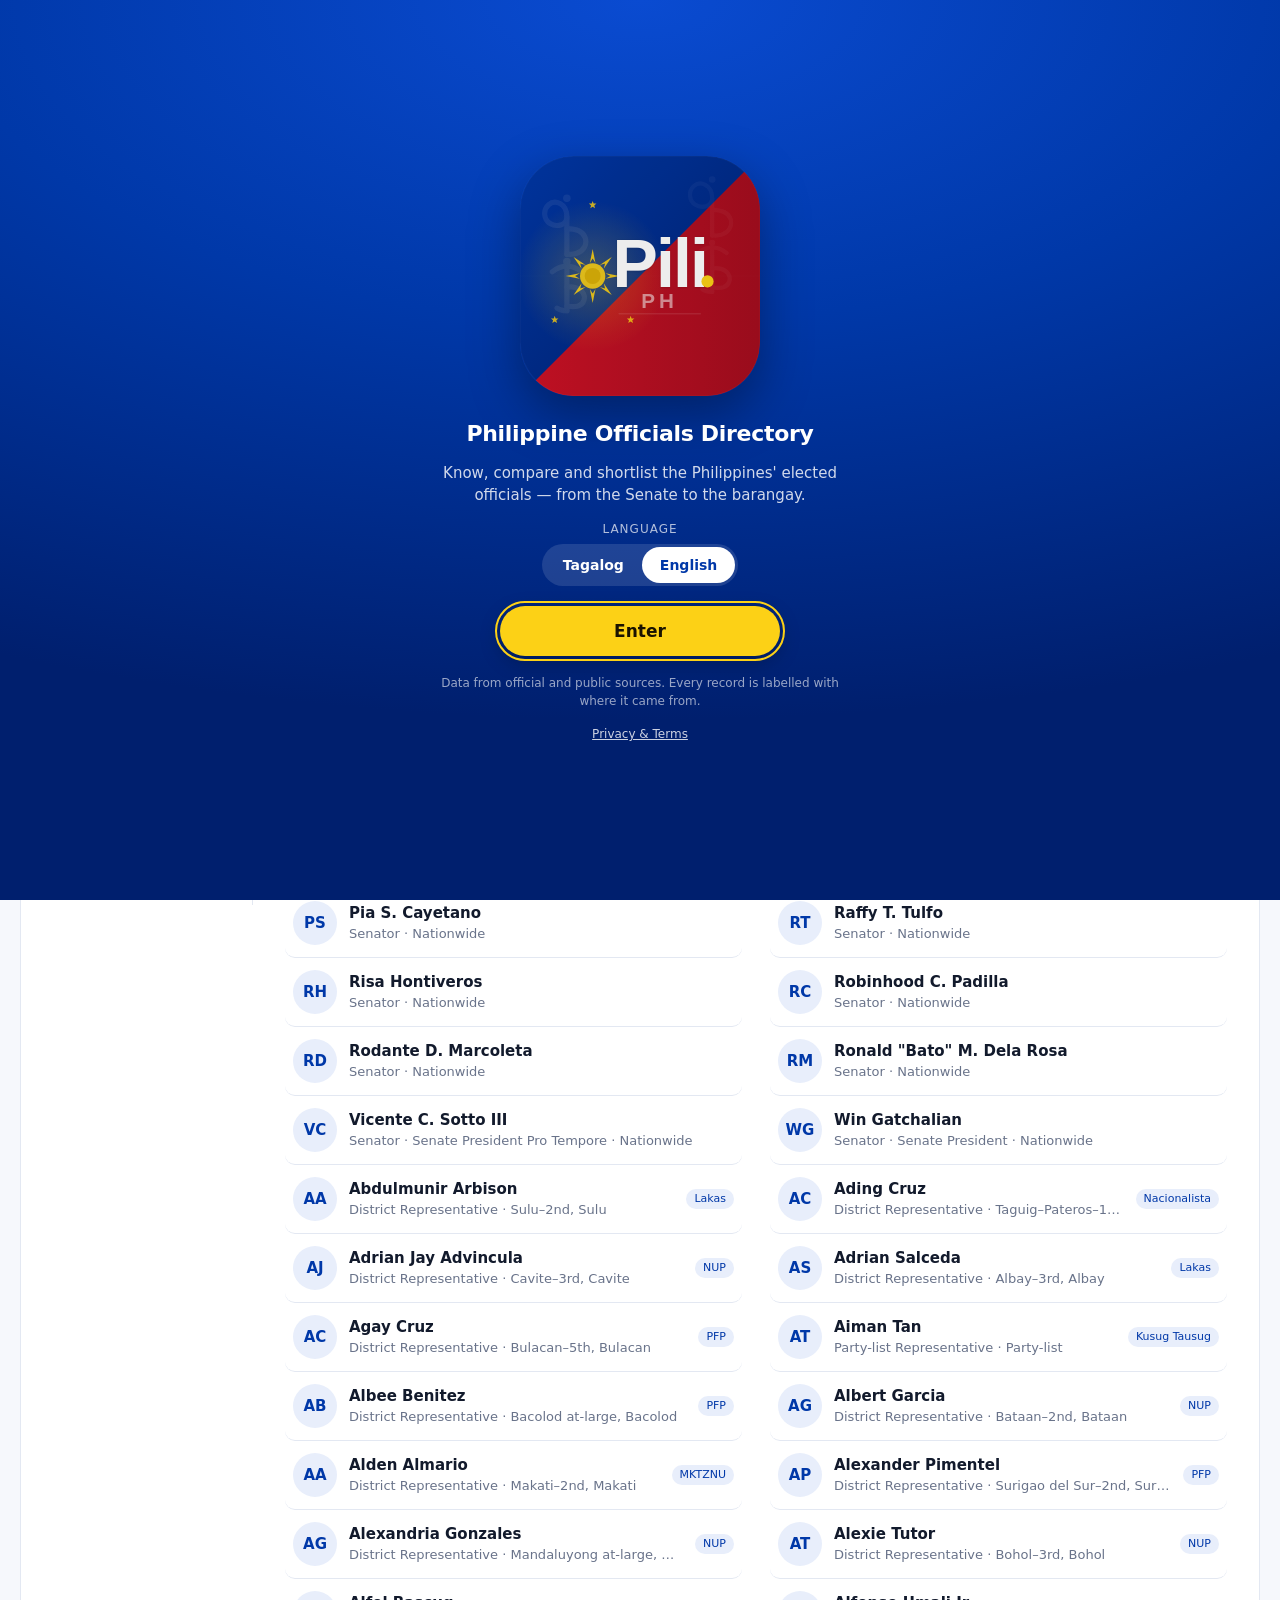
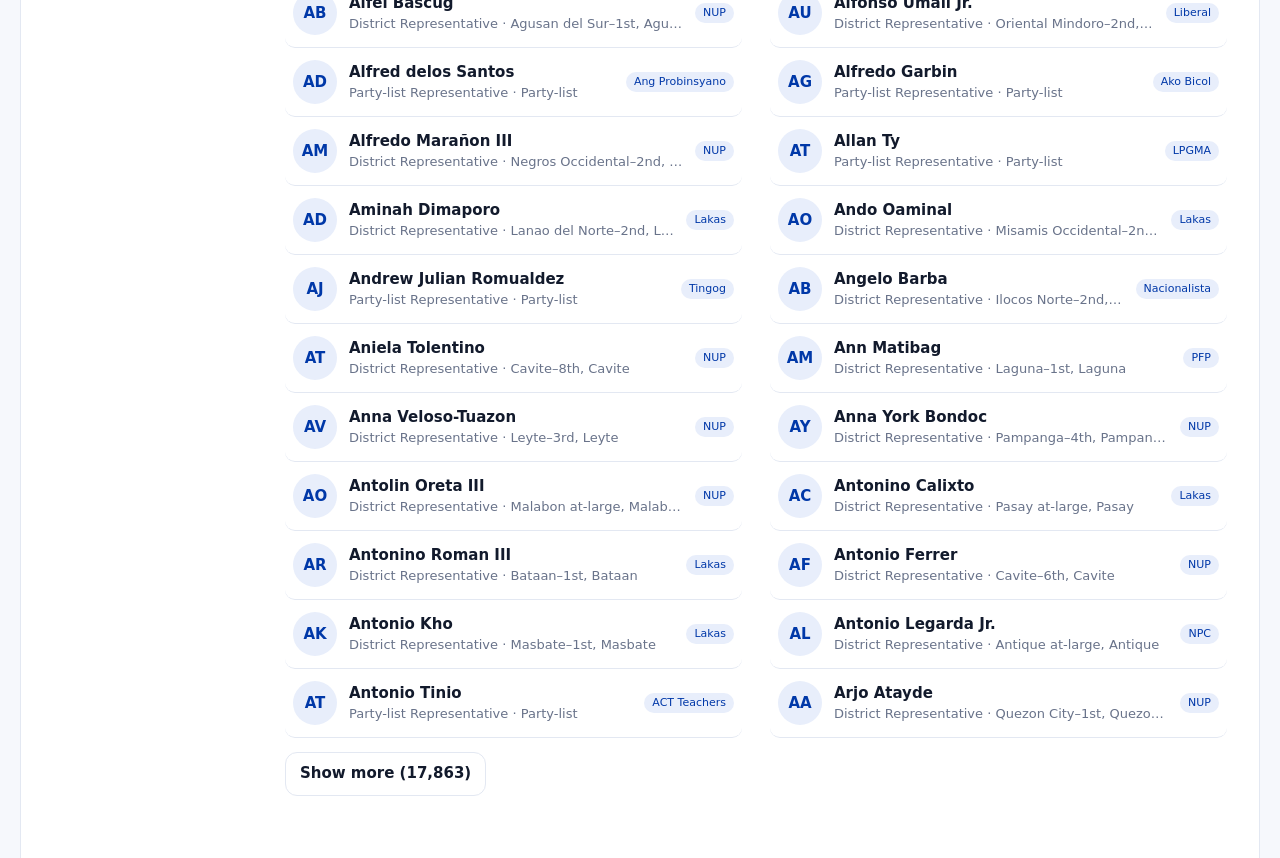
<file: app/index.html>
<!doctype html>
<html lang="fil">
<head>
  <meta charset="utf-8">
  <meta name="viewport" content="width=device-width, initial-scale=1, viewport-fit=cover">
  <title>Pili.PH — Philippine Officials Directory</title>
  <meta name="description" content="Kilalanin, ihambing, at piliin ang mga opisyal ng Pilipinas — Senado, Kamara, LGU, at Barangay. Know, compare and shortlist Philippine officials.">
  <meta name="theme-color" content="#0038a8">
  <link rel="manifest" href="manifest.webmanifest">
  <link rel="icon" href="icon.svg" type="image/svg+xml">
  <link rel="apple-touch-icon" href="icon.svg">
  <link rel="stylesheet" href="styles.css">
</head>
<body>
  <!-- Cover page: shown when the app is opened (deep links skip it). -->
  <section id="cover" class="cover" hidden aria-labelledby="cover-title">
    <div class="cover-inner">
      <img class="cover-logo" src="logo.svg" alt="Pili.PH" width="220" height="220">
      <h1 id="cover-title" class="cover-title" data-i18n="tagline">Direktoryo ng mga Opisyal ng Pilipinas</h1>
      <p class="cover-lead" data-i18n="cover_lead"></p>
      <div class="cover-lang" role="group" aria-labelledby="cover-lang-label">
        <span id="cover-lang-label" data-i18n="cover_lang">Wika</span>
        <div class="seg">
          <button type="button" data-lang="tl">Tagalog</button>
          <button type="button" data-lang="en">English</button>
        </div>
      </div>
      <button type="button" id="enter" class="btn primary cover-enter" data-i18n="cover_enter">Pumasok</button>
      <p class="cover-note" data-i18n="cover_note"></p>
      <p class="cover-links"><a href="#/privacy" id="cover-privacy" data-i18n="privacy_title">Privacy at Mga Tuntunin</a></p>
    </div>
  </section>

  <div id="app" class="shell">
    <header class="topbar" id="topbar">
      <button class="back" id="back" data-i18n-aria="back" aria-label="Bumalik" hidden><svg class="ic" width="22" height="22" viewBox="0 0 24 24" fill="none" stroke="currentColor" stroke-width="1.75" stroke-linecap="round" stroke-linejoin="round" aria-hidden="true"><path d="M19 12H5M11 18l-6-6 6-6"/></svg></button>
      <a class="brand" href="#/" data-i18n-aria="go_home" aria-label="Pili.PH — Home"><img class="brand-logo" src="icon.svg" alt="" width="28" height="28"><span class="brand-word">Pili</span><span class="brand-dot">.</span><span class="brand-ph">PH</span></a>
      <span class="topbar-sub" id="topbar-sub"></span>
      <button type="button" id="lang" class="lang-toggle" data-i18n-aria="lang_toggle" aria-label="Change language"></button>
    </header>

    <main id="view" tabindex="-1" aria-live="polite"></main>

    <nav class="tabbar" data-i18n-aria="nav_label" aria-label="Pangunahing navigation">
      <a href="#/" data-tab="home"><span class="ti"><svg class="ic" width="22" height="22" viewBox="0 0 24 24" fill="none" stroke="currentColor" stroke-width="1.75" stroke-linecap="round" stroke-linejoin="round" aria-hidden="true"><path d="M3 21h18M5 21V10M9.5 21V10M14.5 21V10M19 21V10M2 10l10-6 10 6z"/></svg></span><span data-i18n="tab_home">Opisyal</span></a>
      <a href="#/hanap" data-tab="hanap"><span class="ti"><svg class="ic" width="22" height="22" viewBox="0 0 24 24" fill="none" stroke="currentColor" stroke-width="1.75" stroke-linecap="round" stroke-linejoin="round" aria-hidden="true"><path d="M20 10c0 5-8 12-8 12S4 15 4 10a8 8 0 0 1 16 0z"/><circle cx="12" cy="10" r="3"/></svg></span><span data-i18n="tab_hanap">Lugar</span></a>
      <a href="#/ihambing" data-tab="ihambing"><span class="ti"><svg class="ic" width="22" height="22" viewBox="0 0 24 24" fill="none" stroke="currentColor" stroke-width="1.75" stroke-linecap="round" stroke-linejoin="round" aria-hidden="true"><path d="M12 3v18M7 21h10M5 7h14M12 5l-7 2M12 5l7 2"/><path d="M2 15l3-8 3 8a3 3 0 0 1-6 0zM16 15l3-8 3 8a3 3 0 0 1-6 0z"/></svg></span><span data-i18n="tab_ihambing">Ihambing</span></a>
      <a href="#/pili" data-tab="pili"><span class="ti"><svg class="ic" width="22" height="22" viewBox="0 0 24 24" fill="none" stroke="currentColor" stroke-width="1.75" stroke-linecap="round" stroke-linejoin="round" aria-hidden="true"><rect x="3" y="11" width="18" height="10" rx="2"/><path d="M7 11V4a1 1 0 0 1 1-1h8a1 1 0 0 1 1 1v7"/><path d="M9.5 7l2 2 3.5-3.5"/></svg></span><span data-i18n="tab_pili">Pili Ko</span></a>
      <a href="#/ako" data-tab="ako"><span class="ti"><svg class="ic" width="22" height="22" viewBox="0 0 24 24" fill="none" stroke="currentColor" stroke-width="1.75" stroke-linecap="round" stroke-linejoin="round" aria-hidden="true"><path d="M3 3v18h18"/><path d="M8 17v-5M13 17V8M18 17v-9"/></svg></span><span data-i18n="tab_ako">Datos</span></a>
    </nav>
  </div>

  <dialog id="picker" class="picker">
    <form method="dialog" class="picker-head">
      <strong id="picker-title" data-i18n="picker_title">Pumili ng opisyal</strong>
      <button value="cancel" data-i18n-aria="close" aria-label="Isara"><svg class="ic" width="20" height="20" viewBox="0 0 24 24" fill="none" stroke="currentColor" stroke-width="1.75" stroke-linecap="round" stroke-linejoin="round" aria-hidden="true"><path d="M6 6l12 12M18 6L6 18"/></svg></button>
    </form>
    <input id="picker-q" type="search" data-i18n-placeholder="picker_ph" placeholder="Hanapin ang pangalan…" autocomplete="off">
    <ul id="picker-list" class="list"></ul>
  </dialog>

  <div id="toast" class="toast" role="status" hidden></div>

  <noscript><p class="empty">Kailangan ng JavaScript para gumana ang Pili.PH. · Pili.PH needs JavaScript to run.</p></noscript>
  <script src="i18n.js" defer></script>
  <script src="geo.js" defer></script>
  <script src="app.js" defer></script>
</body>
</html>
</file>
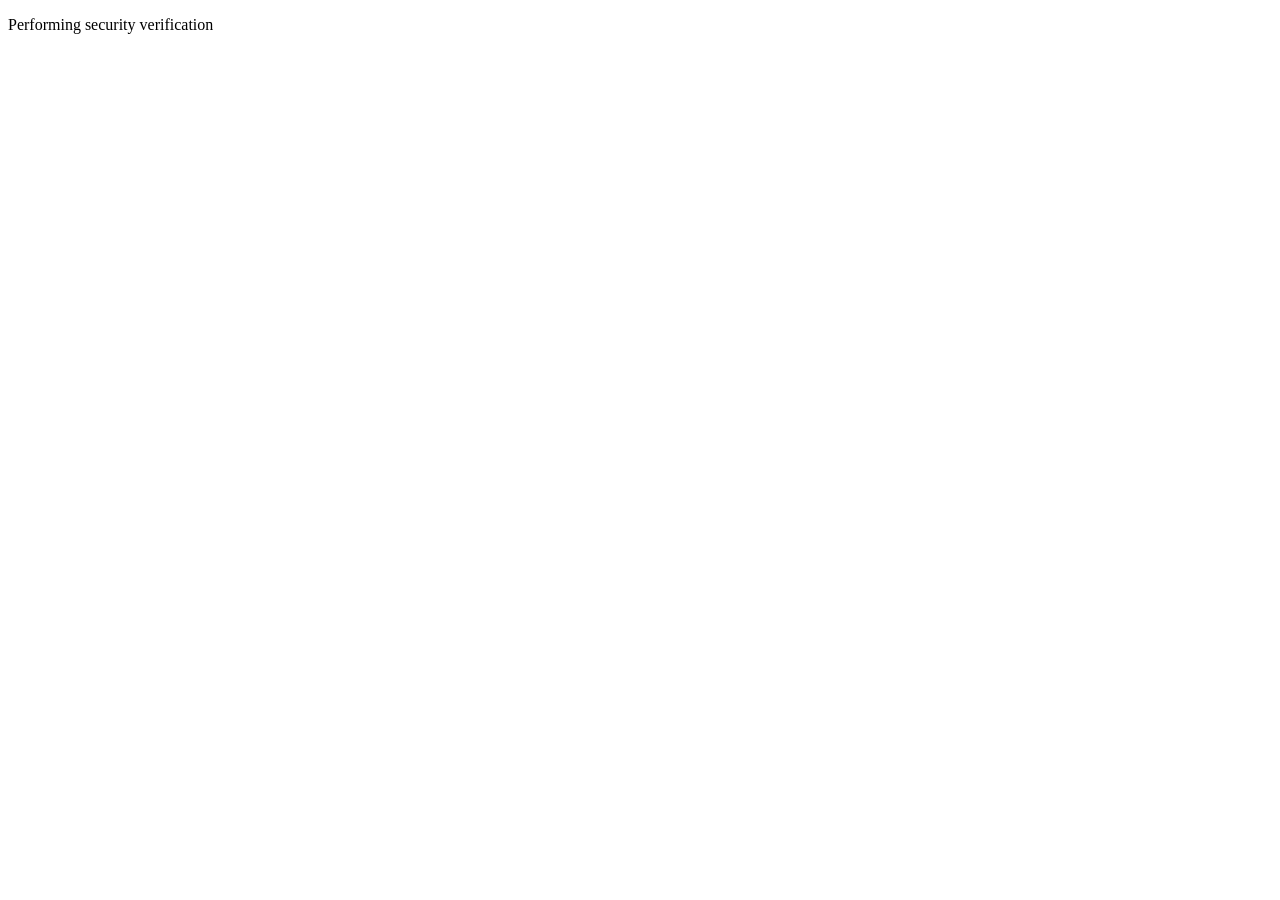
<file: scraper/tests/fixtures/challenge.html>
<!doctype html><html><head><title>Just a moment...</title></head><body>
<p>Performing security verification</p>
<script>setTimeout(() => location.replace('/house.html'), 3000);</script>
</body></html>
</file>
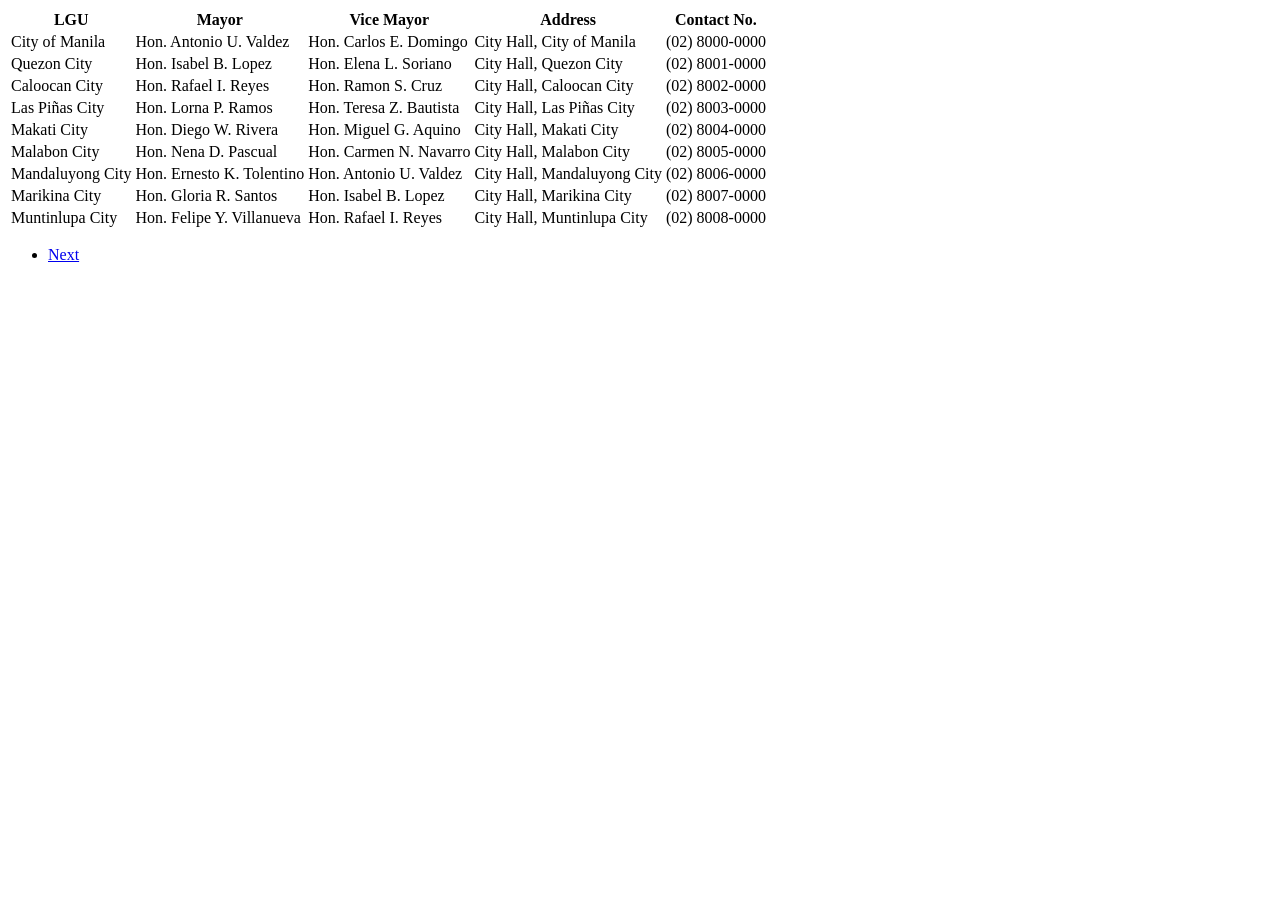
<file: scraper/tests/fixtures/lgu.html>
<!doctype html><html><body><table><thead><tr><th>LGU</th><th>Mayor</th><th>Vice Mayor</th><th>Address</th><th>Contact No.</th></tr></thead><tbody><tr><td>City of Manila</td><td>Hon. Antonio U. Valdez</td><td>Hon. Carlos E. Domingo</td><td>City Hall, City of Manila</td><td>(02) 8000-0000</td></tr><tr><td>Quezon City</td><td>Hon. Isabel B. Lopez</td><td>Hon. Elena L. Soriano</td><td>City Hall, Quezon City</td><td>(02) 8001-0000</td></tr><tr><td>Caloocan City</td><td>Hon. Rafael I. Reyes</td><td>Hon. Ramon S. Cruz</td><td>City Hall, Caloocan City</td><td>(02) 8002-0000</td></tr><tr><td>Las Piñas City</td><td>Hon. Lorna P. Ramos</td><td>Hon. Teresa Z. Bautista</td><td>City Hall, Las Piñas City</td><td>(02) 8003-0000</td></tr><tr><td>Makati City</td><td>Hon. Diego W. Rivera</td><td>Hon. Miguel G. Aquino</td><td>City Hall, Makati City</td><td>(02) 8004-0000</td></tr><tr><td>Malabon City</td><td>Hon. Nena D. Pascual</td><td>Hon. Carmen N. Navarro</td><td>City Hall, Malabon City</td><td>(02) 8005-0000</td></tr><tr><td>Mandaluyong City</td><td>Hon. Ernesto K. Tolentino</td><td>Hon. Antonio U. Valdez</td><td>City Hall, Mandaluyong City</td><td>(02) 8006-0000</td></tr><tr><td>Marikina City</td><td>Hon. Gloria R. Santos</td><td>Hon. Isabel B. Lopez</td><td>City Hall, Marikina City</td><td>(02) 8007-0000</td></tr><tr><td>Muntinlupa City</td><td>Hon. Felipe Y. Villanueva</td><td>Hon. Rafael I. Reyes</td><td>City Hall, Muntinlupa City</td><td>(02) 8008-0000</td></tr></tbody></table><ul class="pagination"><li><a rel="next" href="lgu2.html">Next</a></li></ul></body></html>
</file>
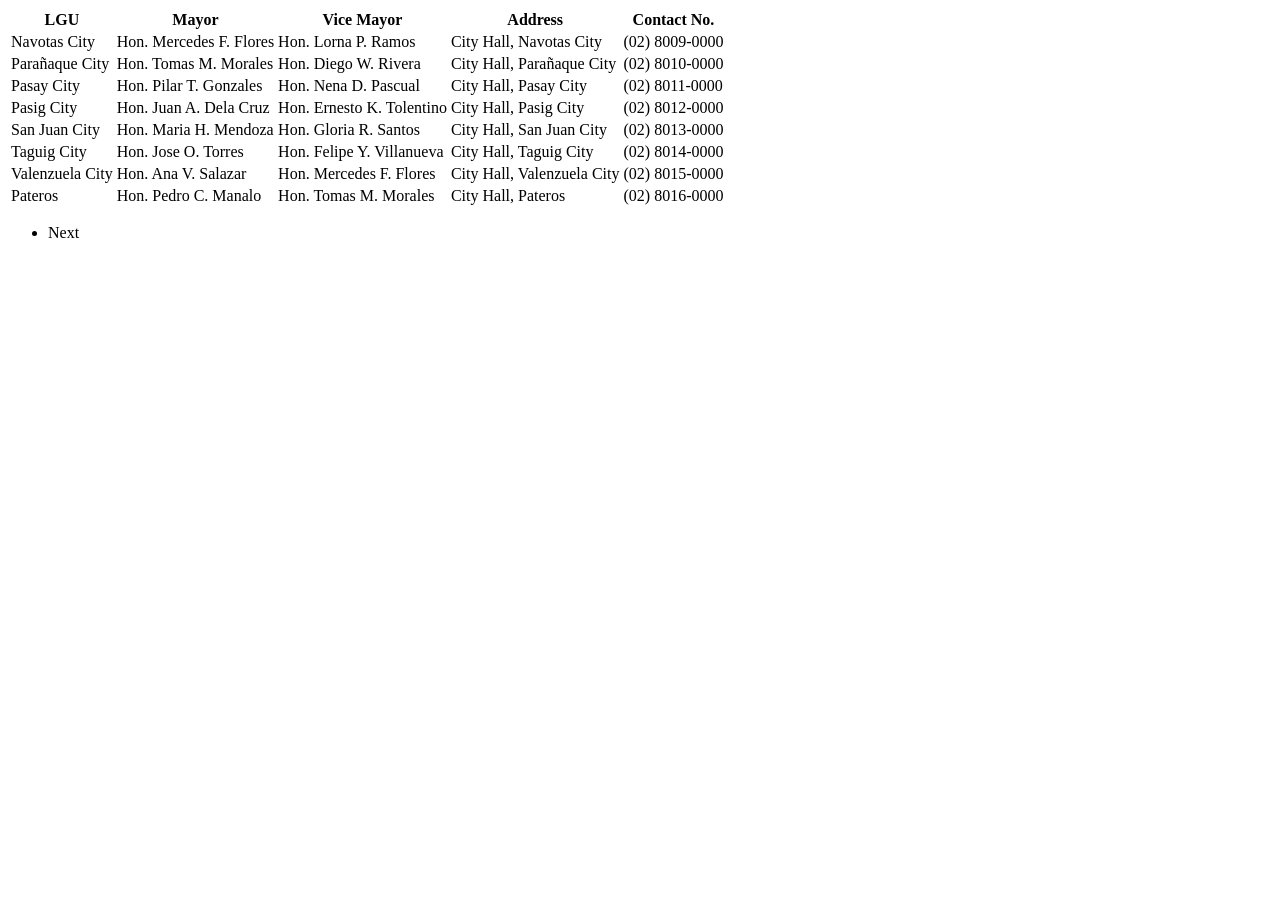
<file: scraper/tests/fixtures/lgu2.html>
<!doctype html><html><body><table><thead><tr><th>LGU</th><th>Mayor</th><th>Vice Mayor</th><th>Address</th><th>Contact No.</th></tr></thead><tbody><tr><td>Navotas City</td><td>Hon. Mercedes F. Flores</td><td>Hon. Lorna P. Ramos</td><td>City Hall, Navotas City</td><td>(02) 8009-0000</td></tr><tr><td>Parañaque City</td><td>Hon. Tomas M. Morales</td><td>Hon. Diego W. Rivera</td><td>City Hall, Parañaque City</td><td>(02) 8010-0000</td></tr><tr><td>Pasay City</td><td>Hon. Pilar T. Gonzales</td><td>Hon. Nena D. Pascual</td><td>City Hall, Pasay City</td><td>(02) 8011-0000</td></tr><tr><td>Pasig City</td><td>Hon. Juan A. Dela Cruz</td><td>Hon. Ernesto K. Tolentino</td><td>City Hall, Pasig City</td><td>(02) 8012-0000</td></tr><tr><td>San Juan City</td><td>Hon. Maria H. Mendoza</td><td>Hon. Gloria R. Santos</td><td>City Hall, San Juan City</td><td>(02) 8013-0000</td></tr><tr><td>Taguig City</td><td>Hon. Jose O. Torres</td><td>Hon. Felipe Y. Villanueva</td><td>City Hall, Taguig City</td><td>(02) 8014-0000</td></tr><tr><td>Valenzuela City</td><td>Hon. Ana V. Salazar</td><td>Hon. Mercedes F. Flores</td><td>City Hall, Valenzuela City</td><td>(02) 8015-0000</td></tr><tr><td>Pateros</td><td>Hon. Pedro C. Manalo</td><td>Hon. Tomas M. Morales</td><td>City Hall, Pateros</td><td>(02) 8016-0000</td></tr></tbody></table><ul class="pagination"><li class="disabled"><span>Next</span></li></ul></body></html>
</file>
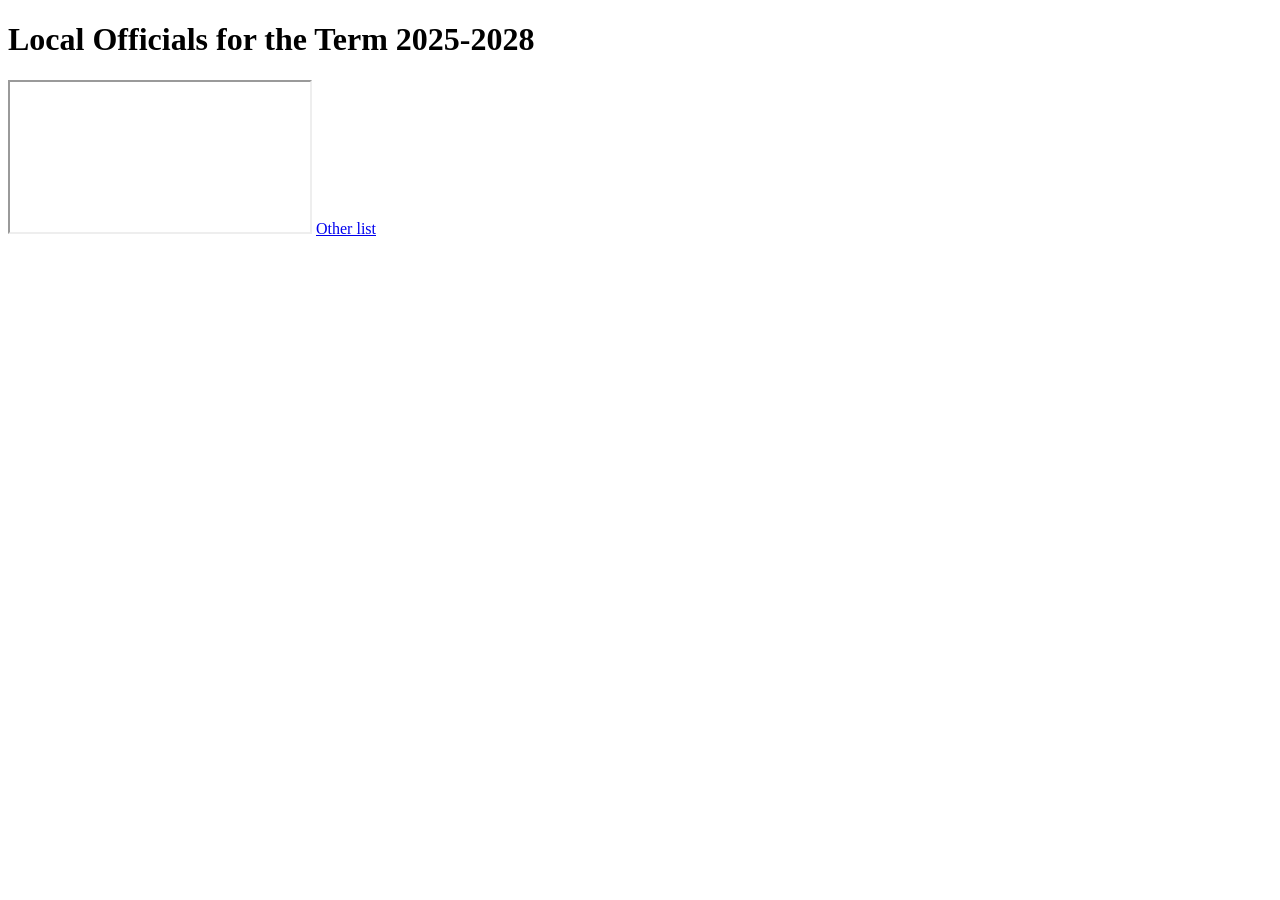
<file: scraper/tests/fixtures/region.html>
<!doctype html><html><head><title>Local Officials for the Term 2025-2028 | REGION</title></head><body>
<h1>Local Officials for the Term 2025-2028</h1>
<iframe src="https://docs.google.com/spreadsheets/d/1OmsTygQz4gPwQi89vj8fgBgBQ1fn39uu0ABZgIp5_gE/edit?gid=1"></iframe>
<a href="https://docs.google.com/spreadsheets/d/1NotAllowedxxxxxxxxxxxxxxxxxxxxxxxxxxx/edit">Other list</a>
</body></html>
</file>
<file: app/styles.css>
:root {
  --blue: #0038a8;
  --blue-soft: #e8eefb;
  --red: #ce1126;
  --gold: #e0b400;
  --bg: #ffffff;
  --surface: #f6f8fc;
  --card: #ffffff;
  --text: #121a2c;
  --muted: #69738a;
  --line: #e3e8f2;
  --ok: #1a7f4b;
  --radius: 16px;
  --shadow: 0 1px 2px rgba(16, 32, 72, .06), 0 4px 16px rgba(16, 32, 72, .05);
  color-scheme: light;
}
@media (prefers-color-scheme: dark) {
  :root {
    --blue: #7ea6ff;
    --blue-soft: #1a2542;
    --red: #ff6b7d;
    --gold: #f2cf4a;
    --bg: #0c111d;
    --surface: #121a2b;
    --card: #151e31;
    --text: #e8ecf5;
    --muted: #97a1b8;
    --line: #26314a;
    --ok: #4cc98a;
    --shadow: none;
    color-scheme: dark;
  }
}

* { box-sizing: border-box; }
html, body { margin: 0; }
body {
  background: var(--bg);
  color: var(--text);
  font: 15px/1.45 system-ui, -apple-system, "Segoe UI", Roboto, "Helvetica Neue", Arial, sans-serif;
  -webkit-font-smoothing: antialiased;
}
a { color: var(--blue); }
button, input, select { font: inherit; color: inherit; }
button { cursor: pointer; }
:focus-visible { outline: 2px solid var(--blue); outline-offset: 2px; }

.shell { max-width: 560px; margin: 0 auto; min-height: 100dvh; display: flex; flex-direction: column; }

.topbar {
  position: sticky; top: 0; z-index: 5;
  display: flex; align-items: center; gap: 10px;
  padding: calc(12px + env(safe-area-inset-top)) 16px 10px;
  background: color-mix(in srgb, var(--bg) 92%, transparent);
  backdrop-filter: blur(10px);
  border-bottom: 1px solid var(--line);
}
.brand { text-decoration: none; font-family: system-ui, -apple-system, "Segoe UI", Roboto, "Helvetica Neue", Arial, sans-serif; font-weight: 800; font-size: 24px; color: var(--blue); letter-spacing: -.8px; }
.brand-dot { color: var(--red); }
.brand-ph { font: 700 13px system-ui, sans-serif; color: var(--gold); margin-left: 2px; }
.topbar-sub { color: var(--muted); font-size: 12px; white-space: nowrap; overflow: hidden; text-overflow: ellipsis; }
.back { border: 0; background: none; padding: 0 6px 0 0; color: var(--text); display: inline-flex; align-items: center; cursor: pointer; }

main { flex: 1; padding: 14px 16px calc(96px + env(safe-area-inset-bottom)); outline: none; }

.tabbar {
  position: fixed; bottom: 0; left: 50%; transform: translateX(-50%);
  width: 100%; max-width: 560px; z-index: 5;
  display: grid; grid-template-columns: repeat(5, 1fr);
  background: var(--bg); border-top: 1px solid var(--line);
  padding: 6px 4px calc(6px + env(safe-area-inset-bottom));
}
.tabbar a { display: flex; flex-direction: column; align-items: center; gap: 2px; text-decoration: none; color: var(--muted); font-size: 11px; padding: 4px 0; border-radius: 10px; }
.tabbar .ti { display: inline-flex; line-height: 0; }
.tabbar a.active { color: var(--blue); font-weight: 600; }
.tabbar a.active .ti svg { stroke-width: 2.25; }

.search {
  width: 100%; padding: 12px 14px 12px 40px; border: 1px solid var(--line); border-radius: 14px;
  background: var(--surface) url("data:image/svg+xml,%3Csvg xmlns='http://www.w3.org/2000/svg' width='18' height='18' fill='none' stroke='%2369738a' stroke-width='2'%3E%3Ccircle cx='8' cy='8' r='6'/%3E%3Cpath d='m13 13 4 4'/%3E%3C/svg%3E") no-repeat 13px center;
}
.chips { display: flex; gap: 8px; overflow-x: auto; padding: 12px 0 4px; scrollbar-width: none; }
.chips::-webkit-scrollbar { display: none; }
.chip { flex: none; border: 1px solid var(--line); background: var(--card); padding: 7px 14px; border-radius: 999px; font-size: 13px; }
.chip[aria-pressed="true"] { border-color: var(--blue); color: var(--blue); background: var(--blue-soft); font-weight: 600; }

.quick { display: grid; grid-template-columns: repeat(3, 1fr); gap: 10px; margin: 12px 0 6px; }
.quick a { text-decoration: none; color: var(--text); text-align: center; padding: 14px 6px; border-radius: var(--radius); border: 1px solid var(--line); background: var(--card); box-shadow: var(--shadow); }
.quick a:nth-child(1) { border-color: color-mix(in srgb, var(--blue) 35%, var(--line)); }
.quick a:nth-child(2) { border-color: color-mix(in srgb, var(--red) 35%, var(--line)); }
.quick a:nth-child(3) { border-color: color-mix(in srgb, var(--gold) 45%, var(--line)); }
.quick .qi { display: block; line-height: 0; color: var(--blue); }
.quick b { display: block; font-size: 14px; margin-top: 4px; }
.quick small { color: var(--muted); font-size: 11px; }

.section-label { font-size: 11px; font-weight: 700; letter-spacing: .12em; text-transform: uppercase; color: var(--blue); margin: 18px 0 8px; }
.meta { color: var(--muted); font-size: 12px; }

.list { list-style: none; margin: 0; padding: 0; }
.row { display: flex; align-items: center; gap: 12px; padding: 10px 4px; border-bottom: 1px solid var(--line); text-decoration: none; color: inherit; }
.row:hover { background: var(--surface); }
.row .who { flex: 1; min-width: 0; }
.row .who b { display: block; font-weight: 600; white-space: nowrap; overflow: hidden; text-overflow: ellipsis; }
.row .who span { display: block; font-size: 13px; color: var(--muted); white-space: nowrap; overflow: hidden; text-overflow: ellipsis; }
.row .tag { font-size: 11px; padding: 2px 8px; border-radius: 999px; background: var(--blue-soft); color: var(--blue); white-space: nowrap; max-width: 110px; overflow: hidden; text-overflow: ellipsis; }
.row .num { width: 26px; text-align: right; color: var(--muted); font-size: 12px; font-variant-numeric: tabular-nums; }

.avatar { flex: none; width: 44px; height: 44px; border-radius: 50%; background: var(--blue-soft); color: var(--blue); display: grid; place-items: center; font-weight: 700; font-size: 15px; overflow: hidden; }
.avatar { position: relative; }
.avatar img { position: absolute; inset: 0; width: 100%; height: 100%; object-fit: cover; }
.avatar.lg { width: 96px; height: 96px; font-size: 32px; margin: 0 auto; }

.btn { border: 1px solid var(--line); background: var(--card); padding: 10px 14px; border-radius: 12px; font-weight: 600; }
.btn.primary { background: var(--blue); color: #fff; border-color: var(--blue); }
@media (prefers-color-scheme: dark) { .btn.primary { color: #0c111d; } }
.btn.block { width: 100%; }
.btn-row { display: flex; gap: 8px; margin: 14px 0; }
.btn-row .btn { flex: 1; }
.more { margin: 14px auto; display: block; }

.profile-head { text-align: center; padding: 8px 0 14px; }
.profile-head h1 { font-size: 22px; margin: 12px 0 2px; }
.profile-head p { margin: 0; color: var(--muted); }
.badges { display: flex; justify-content: center; flex-wrap: wrap; gap: 6px; margin-top: 10px; }
.badge { font-size: 12px; padding: 3px 10px; border-radius: 999px; border: 1px solid var(--line); }
.badge.ok { color: var(--ok); border-color: color-mix(in srgb, var(--ok) 40%, var(--line)); }

.kv { width: 100%; border-collapse: collapse; }
.kv th, .kv td { padding: 10px 0; border-bottom: 1px solid var(--line); vertical-align: top; font-size: 14px; }
.kv th { text-align: left; color: var(--muted); font-weight: 400; width: 40%; padding-right: 12px; }
.kv td { text-align: right; word-break: break-word; }

.badge.src-official { color: var(--ok); border-color: color-mix(in srgb, var(--ok) 40%, var(--line)); }
.badge.src-public, .badge.src-official-public { color: #9a6700; border-color: color-mix(in srgb, #d4a72c 50%, var(--line)); }
.badge.src-private { color: var(--red); border-color: color-mix(in srgb, var(--red) 40%, var(--line)); }
@media (prefers-color-scheme: dark) { .badge.src-public { color: #e3b341; } }
.legend p { font-size: 13px; margin: 0 0 8px; }
.bills-more summary { color: var(--blue); cursor: pointer; font-size: 13px; margin-bottom: 6px; }
.badge.warn { color: #9a6700; border-color: color-mix(in srgb, #d4a72c 50%, var(--line)); }
.bullets, .bills { margin: 0 0 12px; padding-left: 20px; font-size: 14px; line-height: 1.5; }
.bullets li, .bills li { margin-bottom: 6px; }
.bills a { color: inherit; text-decoration: none; }
.bills a b { color: var(--blue); }
.bio { margin: 0 0 12px; font-size: 14px; line-height: 1.6; }
.btn.block { text-align: center; text-decoration: none; display: block; }
.card { background: var(--card); border: 1px solid var(--line); border-radius: var(--radius); padding: 14px; box-shadow: var(--shadow); margin-bottom: 12px; }

.compare { display: grid; grid-template-columns: 1fr auto 1fr; gap: 10px; align-items: center; margin-bottom: 12px; }
.compare .slot { text-align: center; border: 1px dashed var(--line); border-radius: var(--radius); padding: 14px 8px; background: var(--card); min-height: 150px; display: flex; flex-direction: column; align-items: center; justify-content: center; gap: 6px; width: 100%; }
.compare .slot b { font-size: 14px; }
.compare .slot small { color: var(--muted); font-size: 12px; }
.compare .vs { font-weight: 800; color: var(--red); }
.cmp-row { padding: 10px 0; border-bottom: 1px solid var(--line); }
.cmp-row .lbl { font-size: 11px; letter-spacing: .1em; text-transform: uppercase; color: var(--muted); text-align: center; }
.cmp-row .vals { display: grid; grid-template-columns: 1fr 1fr; gap: 12px; margin-top: 4px; }
.cmp-row .vals div { text-align: center; font-weight: 600; word-break: break-word; }
.cmp-row .same { color: var(--ok); }
.cmp-count { font-size: 22px; font-weight: 800; color: var(--blue); font-variant-numeric: tabular-nums; }
.cmp-row .vals.lists { align-items: start; margin-top: 8px; }
.cmp-row .vals.lists div { text-align: left; font-weight: 400; }
.cmp-list { margin: 0; padding-left: 16px; font-size: 13px; line-height: 1.45; }
.cmp-list li { margin-bottom: 6px; }
.cmp-list li.same { font-weight: 600; }
.ach-group { font-size: 13px; font-weight: 700; margin: 10px 0 4px; }
.cmp-more summary { text-align: center; font-size: 12px; color: var(--blue); cursor: pointer; margin-top: 4px; list-style: none; }
.cmp-more summary::-webkit-details-marker { display: none; }
.cmp-more summary::after { content: " ▾"; }
.cmp-more[open] summary::after { content: " ▴"; }
.cmp-none { margin: 0; text-align: center; font-style: italic; }

.countdown { background: linear-gradient(135deg, var(--blue), #1b56d6); color: #fff; border-radius: var(--radius); padding: 18px; margin-bottom: 14px; }
.countdown .big { font-size: 34px; font-weight: 800; line-height: 1.1; }
.countdown small { opacity: .85; }
.slot-head { display: flex; justify-content: space-between; align-items: baseline; }
.slot-head .meta { font-variant-numeric: tabular-nums; }
.pick-row { display: flex; align-items: center; gap: 10px; padding: 8px 0; border-bottom: 1px solid var(--line); }
.pick-row .who { flex: 1; min-width: 0; }
.pick-row .who b { display: block; }
.pick-row .who span { color: var(--muted); font-size: 13px; }
.x { border: 0; background: none; color: var(--muted); font-size: 18px; padding: 4px 8px; }
.add { width: 100%; border: 1px dashed var(--line); background: none; color: var(--blue); padding: 10px; border-radius: 12px; margin-top: 8px; font-weight: 600; }

.select { width: 100%; padding: 11px 12px; border-radius: 12px; border: 1px solid var(--line); background: var(--surface); margin-bottom: 10px; }
.stats { display: grid; grid-template-columns: repeat(2, 1fr); gap: 10px; }
.stat { background: var(--card); border: 1px solid var(--line); border-radius: var(--radius); padding: 14px; }
.stat b { display: block; font-size: 26px; color: var(--blue); font-variant-numeric: tabular-nums; }
.stat span { font-size: 12px; color: var(--muted); }
.bar { display: grid; grid-template-columns: 38% 1fr 40px; gap: 8px; align-items: center; font-size: 13px; padding: 4px 0; }
.bar .track { height: 8px; border-radius: 4px; background: var(--surface); overflow: hidden; }
.bar .fill { height: 100%; background: var(--blue); border-radius: 4px; }
.bar .n { text-align: right; font-variant-numeric: tabular-nums; color: var(--muted); }
.bar .lab { white-space: nowrap; overflow: hidden; text-overflow: ellipsis; }

.empty { text-align: center; color: var(--muted); padding: 36px 12px; }
.empty .ei { display: block; margin-bottom: 8px; line-height: 0; color: var(--muted); }
.notice { font-size: 12px; color: var(--muted); background: var(--surface); border-radius: 12px; padding: 10px 12px; margin-top: 14px; }
.skeleton { height: 58px; border-radius: 12px; background: linear-gradient(90deg, var(--surface), var(--line), var(--surface)); background-size: 200% 100%; animation: sh 1.2s infinite; margin-bottom: 8px; }
@keyframes sh { to { background-position: -200% 0; } }

.picker { width: min(520px, calc(100vw - 24px)); max-height: 80dvh; border: 0; border-radius: 18px; padding: 14px; background: var(--bg); color: var(--text); box-shadow: 0 20px 60px rgba(0,0,0,.3); }
.picker::backdrop { background: rgba(10, 16, 32, .45); }
.picker-head { display: flex; justify-content: space-between; align-items: center; margin-bottom: 10px; }
.picker-head button { border: 0; background: none; color: var(--text); display: inline-flex; cursor: pointer; }
.picker input { width: 100%; padding: 10px 12px; border-radius: 12px; border: 1px solid var(--line); background: var(--surface); margin-bottom: 8px; }
.picker .list { max-height: 55dvh; overflow-y: auto; }
.picker .row { cursor: pointer; }

.toast { position: fixed; left: 50%; bottom: calc(84px + env(safe-area-inset-bottom)); transform: translateX(-50%); background: var(--text); color: var(--bg); padding: 10px 16px; border-radius: 999px; font-size: 14px; z-index: 20; max-width: calc(100vw - 32px); }

@media (prefers-reduced-motion: reduce) { .skeleton { animation: none; } }

/* Brand logo + language switch in the top bar */
.brand { display: inline-flex; align-items: center; gap: 6px; }
.brand-logo { width: 28px; height: 28px; border-radius: 7px; flex: none; }
.topbar-sub { flex: 1; min-width: 0; }
.lang-toggle {
  flex: none; margin-left: auto; width: 36px; height: 36px; padding: 3px; display: inline-flex; align-items: center; justify-content: center;
  border: 1px solid var(--line); border-radius: 999px; background: var(--surface);
  color: var(--blue); font: 700 12px system-ui, sans-serif; letter-spacing: .5px; cursor: pointer;
}

/* Cover page */
body.covered { overflow: hidden; }
.cover {
  position: fixed; inset: 0; z-index: 50; overflow-y: auto;
  display: flex; align-items: center; justify-content: center;
  padding: max(24px, env(safe-area-inset-top)) 16px max(24px, env(safe-area-inset-bottom));
  background: radial-gradient(120% 80% at 50% 0%, #0a4bd1 0%, #0038a8 45%, #001f6e 100%);
  color: #fff; transition: opacity .25s ease;
}
.cover[hidden] { display: none; }
.cover.leaving { opacity: 0; }
.cover-inner { width: 100%; max-width: 420px; text-align: center; display: flex; flex-direction: column; align-items: center; gap: 14px; }
.cover-logo { width: min(220px, 56vw); height: auto; border-radius: 22%; box-shadow: 0 18px 50px rgba(0, 0, 0, .35); }
.cover-title { margin: 10px 0 0; font: 700 22px/1.25 system-ui, -apple-system, "Segoe UI", Roboto, "Helvetica Neue", Arial, sans-serif; letter-spacing: -.3px; }
.cover-lead { margin: 0; color: rgba(255, 255, 255, .82); font-size: 15px; line-height: 1.5; }
.cover-lang { display: flex; flex-direction: column; align-items: center; gap: 6px; font-size: 12px; color: rgba(255, 255, 255, .7); text-transform: uppercase; letter-spacing: 1px; }
.seg { display: inline-flex; padding: 3px; border-radius: 999px; background: rgba(255, 255, 255, .12); }
.seg button {
  border: 0; border-radius: 999px; padding: 8px 18px; min-height: 36px; background: transparent;
  color: #fff; font: 600 14px system-ui, sans-serif; cursor: pointer;
}
.seg button[aria-pressed="true"] { background: #fff; color: #0038a8; }
.cover .btn.cover-enter {
  width: 100%; max-width: 280px; min-height: 50px; margin-top: 6px; border: 0; border-radius: 999px;
  background: #fcd116; color: #1a1300; font-size: 17px; font-weight: 700; box-shadow: 0 6px 20px rgba(0, 0, 0, .25);
}
.cover .btn.cover-enter:hover { background: #ffdc3d; }
.cover :focus-visible { outline: 2px solid #fcd116; outline-offset: 3px; }
.cover-note { margin: 4px 0 0; font-size: 12px; color: rgba(255, 255, 255, .6); line-height: 1.5; }
@media (prefers-reduced-motion: reduce) { .cover { transition: none; } }

/* Location filters */
.chips.islands { padding-top: 4px; align-items: center; }
.chips-label { flex: none; font-size: 15px; }
.chip.more-place { text-decoration: none; color: var(--blue); border-style: dashed; }
.place-grid { display: grid; grid-template-columns: 1fr 1fr; gap: 0 10px; margin-top: 10px; }
.place-grid label { display: block; min-width: 0; }
.place-grid label.wide { grid-column: 1 / -1; }
.place-grid label > span { display: block; font-size: 12px; color: var(--muted); margin: 0 0 4px 2px; }
.place-grid .select { color: var(--text); text-overflow: ellipsis; }
.place-grid .select:disabled { opacity: .6; }
.place-head { display: flex; align-items: baseline; justify-content: space-between; gap: 10px; }
.link-btn { border: 0; background: none; color: var(--blue); font-size: 13px; padding: 4px 0; cursor: pointer; }
@media (max-width: 340px) { .place-grid { grid-template-columns: 1fr; } }

/* ---------------------------------------------------------------- desktop */
.desk-only { display: none; }

@media (min-width: 900px) {
  body { background: var(--surface); }
  .desk-only { display: block; }
  .shell {
    max-width: 1240px; min-height: 100dvh; background: var(--bg);
    display: grid; grid-template-columns: 232px minmax(0, 1fr);
    grid-template-rows: auto 1fr; grid-template-areas: "top top" "nav main";
    border-left: 1px solid var(--line); border-right: 1px solid var(--line);
  }
  .topbar { grid-area: top; padding: 14px 28px; gap: 16px; }
  .brand { font-size: 30px; }
  .brand-logo { width: 34px; height: 34px; border-radius: 8px; }
  .topbar-sub { font-size: 14px; }
  .back { display: none; }

  /* Bottom tab bar becomes a sidebar. */
  .tabbar {
    grid-area: nav; position: sticky; top: 68px; align-self: start;
    left: auto; bottom: auto; transform: none; width: auto; max-width: none;
    height: calc(100dvh - 68px); display: flex; flex-direction: column; gap: 4px;
    padding: 18px 12px; border-top: 0; border-right: 1px solid var(--line); background: transparent;
  }
  .tabbar a { flex-direction: row; gap: 12px; font-size: 15px; padding: 10px 14px; }

  .tabbar a:hover { background: var(--surface); color: var(--text); }
  .tabbar a.active { background: var(--blue-soft); }

  main { grid-area: main; padding: 22px 32px 48px; min-width: 0; }
  .section-label { margin-top: 24px; }

  /* Officials: quick links in a row, results in two columns. */
  .quick a { display: grid; grid-template-columns: auto 1fr; grid-template-rows: auto auto; column-gap: 12px; text-align: left; padding: 14px 16px; align-items: center; }
  .quick .qi { grid-row: 1 / 3; }
  .quick b { margin-top: 0; }
  .list { display: grid; grid-template-columns: repeat(auto-fill, minmax(340px, 1fr)); column-gap: 28px; }
  .row { padding: 12px 8px; border-radius: 10px; }
  .row .tag { max-width: 150px; }

  /* Location: filters in one row of three. */
  .place-grid { grid-template-columns: repeat(3, minmax(0, 1fr)); gap: 0 14px; }
  .place-grid label.wide { grid-column: auto; }

  /* Profile: photo and actions on the left, details on the right. */
  .profile-layout { display: grid; grid-template-columns: 280px minmax(0, 1fr); gap: 36px; align-items: start; }
  .profile-side { position: sticky; top: 90px; background: var(--card); border: 1px solid var(--line); border-radius: var(--radius); padding: 22px 18px 6px; box-shadow: var(--shadow); }
  .profile-side .btn-row { flex-direction: column; }
  .avatar.lg { width: 128px; height: 128px; font-size: 40px; }
  .profile-main > .section-label:first-child { margin-top: 4px; }
  .kv th { width: 30%; }
  .kv td { text-align: left; }
  .card .kv td { text-align: right; }
  .card .kv th { width: 58%; }

  /* Compare, ballot and data pages. */
  [data-view="ihambing"] { max-width: 980px; }
  .compare .slot { min-height: 180px; }
  .cmp-row .vals { gap: 32px; }
  .ballot-grid { display: grid; grid-template-columns: repeat(2, minmax(0, 1fr)); gap: 14px; align-items: start; }
  .ballot-grid .card { margin-bottom: 0; }
  [data-view="pili"] .btn-row { max-width: 480px; }
  .stats { grid-template-columns: repeat(4, 1fr); }
  .ako-grid { display: grid; grid-template-columns: repeat(2, minmax(0, 1fr)); gap: 24px; align-items: start; }

  .picker { width: min(640px, calc(100vw - 48px)); }
  .toast { bottom: 32px; }
  .cover-logo { width: 240px; }
}
#view:focus, #view:focus-visible { outline: none; }

/* Search bar with filter button and panel */
.searchbar { display: flex; gap: 8px; align-items: stretch; }
.searchbar .search { flex: 1; min-width: 0; }
.filter-btn {
  flex: none; display: inline-flex; align-items: center; gap: 6px; padding: 0 14px; min-height: 46px;
  border: 1px solid var(--line); border-radius: 14px; background: var(--card); color: var(--text); font-weight: 600; font-size: 14px;
}
.filter-btn:hover { border-color: var(--blue); }
.filter-btn[aria-expanded="true"], .filter-btn.on { border-color: var(--blue); color: var(--blue); background: var(--blue-soft); }
.fb-count { min-width: 20px; height: 20px; padding: 0 6px; border-radius: 999px; background: var(--blue); color: #fff; font-size: 12px; display: inline-grid; place-items: center; }
@media (prefers-color-scheme: dark) { .fb-count { color: #0c111d; } }
.filter-panel {
  margin-top: 10px; padding: 12px 14px; border: 1px solid var(--line); border-radius: var(--radius);
  background: var(--card); box-shadow: var(--shadow);
}
.fp-label { font-size: 12px; font-weight: 700; color: var(--muted); margin: 6px 0 0; }
.fp-label:first-child { margin-top: 0; }
.chips.wrap { flex-wrap: wrap; overflow: visible; padding: 8px 0 6px; }
.fp-more { display: inline-block; margin: 4px 0 2px; font-size: 14px; text-decoration: none; }
.filter-panel .place-grid { margin-top: 6px; }
.fp-foot { display: flex; align-items: center; justify-content: space-between; gap: 10px; margin-top: 10px; padding-top: 10px; border-top: 1px solid var(--line); }
.filter-tags { display: flex; flex-wrap: wrap; align-items: center; gap: 6px; margin-top: 10px; }
.ftag { border: 1px solid var(--blue); background: var(--blue-soft); color: var(--blue); border-radius: 999px; padding: 5px 10px; font-size: 13px; font-weight: 600; }
.ftag span { opacity: .7; margin-left: 2px; }
@media (max-width: 360px) { .fb-text { display: none; } }
@media (min-width: 900px) {
  .filter-panel .place-grid { grid-template-columns: repeat(3, minmax(0, 1fr)); }
  .list.ranked { grid-template-columns: 1fr; max-width: 820px; }
}

/* Bill counts when sorting senators */
.bill-count { flex: none; text-align: right; line-height: 1.15; min-width: 64px; }
.bill-count b { display: block; font-size: 18px; color: var(--blue); font-variant-numeric: tabular-nums; }
.bill-count small { font-size: 11px; color: var(--muted); }
.rank-note { margin: 0 0 8px; line-height: 1.5; }
.rank-note b { color: var(--text); }
.fp-hint { margin: 0 0 2px; }
.bill-split { margin: -2px 0 8px; }

/* Ranked senators: name opens the profile, number opens bills by term */
.rank-row { padding: 8px 4px; }
.rank-row .rank-main { flex: 1; min-width: 0; display: flex; align-items: center; gap: 12px; text-decoration: none; color: inherit; }
.rank-row a.bill-count { text-decoration: none; padding: 6px 8px; border-radius: 10px; border: 1px solid transparent; }
.rank-row a.bill-count:hover, .rank-row a.bill-count:focus-visible { border-color: var(--blue); background: var(--blue-soft); }
.rank-row a.bill-count small { display: block; }
.rank-row a.bill-count::after { content: "›"; float: right; margin-left: 4px; color: var(--blue); font-weight: 700; }

/* Bills by term page */
.bills-head { padding: 4px 0 6px; }
.bills-who { display: flex; align-items: center; gap: 12px; text-decoration: none; color: inherit; }
.bills-who > span b { display: block; font-size: 18px; }
.bills-who > span span { color: var(--muted); font-size: 13px; }
.service { display: grid; grid-template-columns: repeat(4, 1fr); gap: 8px; margin: 12px 0 8px; }
.service-item { background: var(--card); border: 1px solid var(--line); border-radius: 12px; padding: 10px 8px; text-align: center; }
.service-item b { display: block; font-size: 20px; color: var(--blue); font-variant-numeric: tabular-nums; }
.service-item span { font-size: 11px; color: var(--muted); line-height: 1.2; display: block; }
.table-wrap { overflow-x: auto; border: 1px solid var(--line); border-radius: var(--radius); }
.terms { width: 100%; border-collapse: collapse; font-size: 14px; }
.terms th, .terms td { padding: 9px 10px; border-bottom: 1px solid var(--line); text-align: left; vertical-align: top; }
.terms th { font-size: 11px; text-transform: uppercase; letter-spacing: .06em; color: var(--muted); font-weight: 600; background: var(--surface); }
.terms .n { text-align: right; font-variant-numeric: tabular-nums; }
.terms td small { display: block; color: var(--muted); font-size: 11px; }
.terms tr:last-child td { border-bottom: 0; }
.terms tr.nodata td { color: var(--muted); }
.terms .link-btn { padding: 0; font-weight: 600; text-align: left; }
.bills-tools { margin: 16px 0 4px; }
details.term { border: 1px solid var(--line); border-radius: var(--radius); margin: 10px 0; background: var(--card); }
details.term > summary { cursor: pointer; padding: 12px 14px; display: flex; align-items: baseline; gap: 8px; flex-wrap: wrap; list-style: none; }
details.term > summary::-webkit-details-marker { display: none; }
details.term > summary::before { content: "▸"; color: var(--blue); }
details.term[open] > summary::before { content: "▾"; }
.term-count { margin-left: auto; font-weight: 600; color: var(--blue); font-size: 13px; }
details.term .year-head { margin: 4px 14px 6px; font-size: 12px; font-weight: 700; color: var(--muted); border-top: 1px solid var(--line); padding-top: 10px; }
details.term .bills { margin: 0 14px 10px 14px; }
.bill-meta { display: block; margin-top: 2px; }
@media (max-width: 420px) { .service { grid-template-columns: repeat(2, 1fr); } }
@media (min-width: 900px) { [data-view="bills"] { max-width: 980px; } }
.rank-row .who span { white-space: normal; }
.rank-row a.bill-count { max-width: 104px; }
.rank-row a.bill-count small { white-space: normal; line-height: 1.2; }
details.term { scroll-margin-top: 84px; }
.scope-seg { display: flex; width: 100%; margin: 12px 0 4px; padding: 3px; border-radius: 12px; background: var(--surface); border: 1px solid var(--line); }
.scope-seg button { flex: 1; border: 0; background: transparent; border-radius: 9px; padding: 8px 6px; font-size: 13px; font-weight: 600; color: var(--muted); min-height: 36px; }
.scope-seg button[aria-pressed="true"] { background: var(--card); color: var(--blue); box-shadow: var(--shadow); }
.filter-panel .scope-seg { margin-top: 8px; }
.bills-head .scope-seg { margin-top: 14px; }
@media (min-width: 900px) { .scope-seg { max-width: 520px; } }
.chip-n { font-size: 11px; color: var(--muted); font-weight: 400; margin-left: 2px; }
.sector-pick { display: block; margin: 10px 0 0; }
.sector-pick > span { display: block; font-size: 12px; color: var(--muted); margin: 0 0 4px 2px; }
.sector-pick .select { margin-bottom: 0; color: var(--text); }
.bill-committee { display: block; font-size: 11px; }
@media (min-width: 900px) { #results > .sector-pick { max-width: 520px; } }

/* Privacy & Terms, Report an error */
.legal { max-width: 720px; line-height: 1.6; font-size: 15px; }
.legal h2 { font-size: 20px; margin: 22px 0 6px; scroll-margin-top: 84px; }
.legal section { scroll-margin-top: 84px; }
.legal h3 { font-size: 15px; margin: 16px 0 4px; }
.legal ul, .legal ol { padding-left: 20px; margin: 6px 0 10px; }
.legal li { margin-bottom: 8px; }
.legal-toc { font-size: 14px; }
.legal-links { display: flex; flex-wrap: wrap; gap: 8px 18px; }
.legal-links a { text-decoration: none; font-weight: 600; font-size: 14px; }
.report-form label { display: block; margin-bottom: 4px; }
.report-form label > span { display: block; font-size: 13px; font-weight: 600; margin: 0 0 4px 2px; }
.report-form textarea { resize: vertical; min-height: 110px; font: inherit; }
.report-form .select { color: var(--text); }
.cover-links { margin: 2px 0 0; font-size: 12px; }
.cover-links a { color: rgba(255, 255, 255, .8); }
.career { list-style: none; margin: 0 0 12px; padding: 0; border-left: 2px solid var(--line); }
.career li { position: relative; padding: 6px 0 6px 14px; font-size: 14px; }
.career li::before { content: ""; position: absolute; left: -6px; top: 12px; width: 10px; height: 10px; border-radius: 50%; background: var(--blue); }
.career li .meta { display: block; }

/* Presidents and Vice Presidents history */
.hist-bar { position: sticky; top: 56px; z-index: 2; display: flex; align-items: center; justify-content: space-between; gap: 10px; margin: 10px 0; padding: 8px 12px; background: var(--card); border: 1px solid var(--line); border-radius: 12px; font-size: 14px; }
.hist-bar .btn[disabled] { opacity: .5; cursor: not-allowed; }
.hist-list .hist { display: flex; flex-direction: column; gap: 6px; padding-bottom: 8px; border-bottom: 1px solid var(--line); }
.hist-list .hist .row { border-bottom: 0; align-items: flex-start; }
.hist-list .hist .chip { align-self: flex-end; margin-right: 8px; }
.hist-list .hist.picked { background: color-mix(in srgb, var(--blue) 8%, transparent); }
.hist-sum { display: block; margin-top: 4px; font-size: 13px; color: var(--muted); line-height: 1.4; }
.cmp-summary { font-size: 13px; line-height: 1.45; margin: 0; }
details.sona { border: 1px solid var(--line); border-radius: 12px; padding: 8px 12px; margin: 0 0 10px; background: var(--card); }
details.sona summary { cursor: pointer; font-size: 14px; }
.bullets.quotes li { font-size: 13.5px; line-height: 1.45; margin-bottom: 4px; }
.legal { border: 1px solid var(--line); border-left: 4px solid var(--red, #ce1126); border-radius: 12px; padding: 10px 12px; margin: 0 0 10px; background: var(--card); }
.badge.src-unknown { background: var(--line); color: var(--muted); }

/* Outline icons */
.ic { flex: none; vertical-align: -0.2em; }
.btn .ic, .chip .ic, .add .ic, a .ic { margin-right: 6px; }
.badge .ic { margin-right: 3px; vertical-align: -0.15em; }
.ftag { display: inline-flex; align-items: center; gap: 4px; }
.ftag .ic { margin: 0; opacity: .7; }
.btn { display: inline-flex; align-items: center; justify-content: center; }
.x .ic, .slot .avatar .ic { margin: 0; }
.add { display: flex; align-items: center; justify-content: center; }
.lang-toggle .flag { display: block; border-radius: 50%; box-shadow: 0 0 0 1px rgba(0,0,0,.08); }
.lang-toggle:hover { border-color: var(--blue); }

/* First-visit guide */
.tour { position: fixed; inset: 0; z-index: 60; }
.tour-dim { position: absolute; inset: 0; }
.tour-ring { position: absolute; border: 2px solid #fcd116; border-radius: 14px; box-shadow: 0 0 0 4px rgba(252, 209, 22, .25); pointer-events: none; animation: tour-pulse 1.6s ease-in-out infinite; }
@keyframes tour-pulse { 50% { box-shadow: 0 0 0 8px rgba(252, 209, 22, .12); } }
.tour-card { position: absolute; left: 50%; transform: translateX(-50%); width: min(420px, calc(100vw - 32px)); background: var(--card); color: var(--text); border-radius: 18px; padding: 18px 18px 14px; box-shadow: 0 12px 40px rgba(0,0,0,.3); }
.tour-card.tour-top { top: calc(16px + env(safe-area-inset-top)); }
.tour-card.tour-bottom { bottom: calc(24px + env(safe-area-inset-bottom)); }
.tour-card.tour-middle { top: 50%; transform: translate(-50%, -50%); }
.tour-step { font-size: 12px; font-weight: 700; letter-spacing: .6px; text-transform: uppercase; color: var(--blue); }
.tour-card h2 { margin: 4px 0 6px; font-size: 19px; }
.tour-card p { margin: 0 0 12px; font-size: 15px; line-height: 1.5; color: var(--muted); }
.tour-dots { display: flex; gap: 6px; margin-bottom: 12px; }
.tour-dots span { width: 7px; height: 7px; border-radius: 50%; background: var(--line); }
.tour-dots span.on { width: 20px; border-radius: 4px; background: var(--blue); }
.tour-actions { display: flex; align-items: center; justify-content: space-between; gap: 8px; }
.tour-nav { display: flex; gap: 8px; }
.tour-actions .link-btn { font-size: 15px; color: var(--muted); }
@media (prefers-reduced-motion: reduce) { .tour-ring { animation: none; } }
</file>
